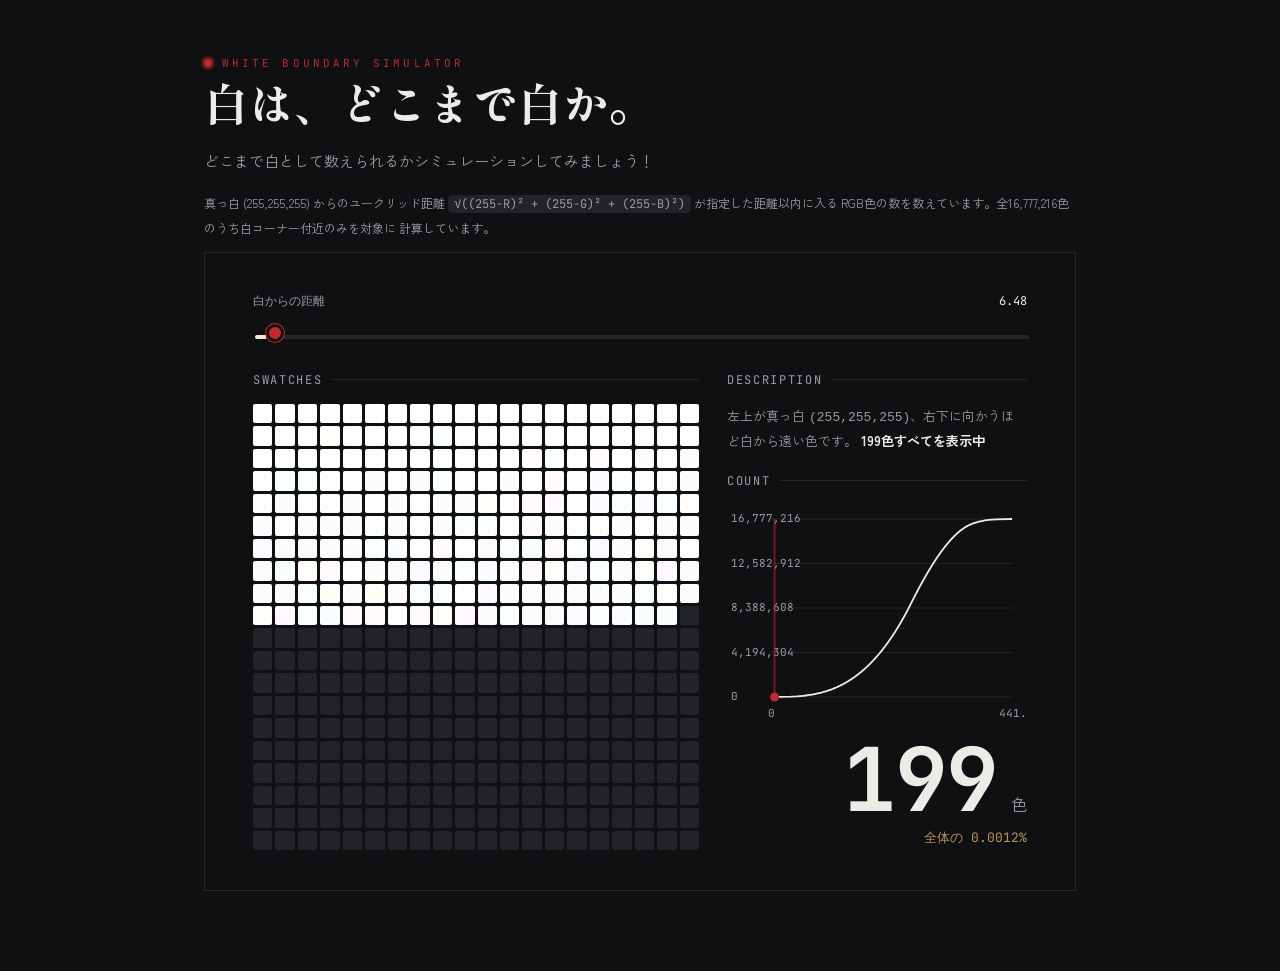
<file: index.html>
<!DOCTYPE html>
<html lang="ja">
<head>
  <meta charset="UTF-8">
  <meta name="viewport" content="width=device-width, initial-scale=1.0">
  <title>白の境界線シミュレータ</title>
  <link rel="stylesheet" href="style.css">
</head>

<body>
<div class="wrap" x-data="whiteApp()" x-init="init()">
  <div class="eyebrow">White Boundary Simulator</div>
  <h1>白は、どこまで白か。</h1>
  <p class="lede">
    どこまで白として数えられるかシミュレーションしてみましょう！
  </p>

  <p class="note">
    真っ白 (255,255,255) からのユークリッド距離
    <code>√((255-R)² + (255-G)² + (255-B)²)</code> が指定した距離以内に入る
    RGB色の数を数えています。全16,777,216色のうち白コーナー付近のみを対象に
    計算しています。
  </p>

  <div class="hero">
    <div class="slider-block">
      <div class="slider-label">
        <span>白からの距離</span>
        <span x-text="dist.toFixed(2)">0.00</span>
      </div>
      <input type="range" min="0" :max="maxDist" step="0.05"
             x-model.number="dist" @input="update()"
             :style="`--fill:${dist/maxDist*100}%`">
    </div>

    <div class="hero-top">
      <div class="hero-grid-block">
        <div class="section-title">Swatches</div>
        <div class="grid hero-grid">
          <template x-for="(cell, i) in displayCells" :key="i">
            <div class="cell" :class="{ 'cell-empty': !cell }"
                 :style="cell ? `background: rgb(${cell.r},${cell.g},${cell.b})` : ''"
                 :title="cell ? `rgb(${cell.r},${cell.g},${cell.b}) 距離${cell.d.toFixed(2)}` : ''"></div>
          </template>
        </div>
      </div>

      <div class="counter-block">
        <div class="section-title">Description</div>
        <p class="swatch-caption">
          左上が真っ白 <code>(255,255,255)</code>、右下に向かうほど白から遠い色です。
          <b x-text="renderNote"></b>
        </p>

        <div class="section-title">Count</div>
        <canvas class="counter-chart" x-ref="chart"></canvas>
        <div class="counter-row">
          <div class="counter" :style="`font-size:${counterFontSize}px`" x-text="count.toLocaleString('ja-JP')">1</div>
          <div class="counter-unit">色</div>
        </div>
        <div class="counter-sub" x-text="`全体の ${percentText}%`">全体の 0.0000060%</div>
      </div>
    </div>
  </div>
</div>

<script src="app.js"></script>

<!-- Alpine.js v3 (npm経由でビルドしたcdn.min.jsをそのままローカル配置。外部CDN不要で動作) -->
<script src="alpine.min.js"></script>

</body>
</html>
</file>
<file: style.css>
@import url('https://fonts.googleapis.com/css2?family=Shippori+Mincho:wght@500;700;800&family=Zen+Kaku+Gothic+New:wght@400;500;700&family=JetBrains+Mono:wght@400;500;700&display=swap');

:root{
  --ink:#0f1012;
  --panel:#1a1b1f;
  --panel-2:#212328;
  --line:rgba(255,255,255,0.09);
  --fg:#ecece6;
  --fg-dim:#9a9ca3;
  --hanko:#c1272d;
  --hanko-dim:rgba(193,39,45,0.35);
  --gold:#b8935a;
  --mono: 'JetBrains Mono', 'SF Mono', Menlo, Consolas, monospace;
  --serif: 'Shippori Mincho', 'Hiragino Mincho ProN', 'Yu Mincho', serif;
  --sans: 'Zen Kaku Gothic New', 'Hiragino Kaku Gothic ProN', 'Yu Gothic', sans-serif;
}

*{ box-sizing:border-box; }

html,body{
  margin:0;
  background:var(--ink);
  color:var(--fg);
  font-family:var(--sans);
  -webkit-font-smoothing:antialiased;
}

.wrap{
  max-width:920px;
  margin:0 auto;
  padding:56px 24px 80px;
}

/* ---- Header ---- */
.eyebrow{
  font-family:var(--mono);
  font-size:11px;
  letter-spacing:0.28em;
  color:var(--hanko);
  text-transform:uppercase;
  display:flex;
  align-items:center;
  gap:10px;
  margin-bottom:3px;
}
.eyebrow::before{
  content:"";
  width:8px;height:8px;
  border-radius:50%;
  background:var(--hanko);
  box-shadow:0 0 0 3px var(--hanko-dim);
}

h1{
  font-family:var(--serif);
  font-weight:800;
  font-size:clamp(28px, 5vw, 44px);
  line-height:1.35;
  margin:0 0 14px;
  letter-spacing:0.02em;
}

.lede{
  color:var(--fg-dim);
  font-size:15px;
  line-height:1.9;
}

/* ---- Hero counter ---- */
.hero{
  border:1px solid var(--line);
  padding:40px clamp(20px,4vw,48px);
}

.hero-top{
  display:flex;
  align-items:flex-start;
  gap:28px;
  flex-wrap:wrap;
}
.hero-grid-block{
  flex:1 1 320px;
}
.hero-grid{
  grid-template-columns:repeat(20, 1fr);
}
.counter-block{
  display:flex;
  flex-direction:column;
  align-items:stretch;
  flex:0 0 300px;
  width:300px;
  margin-left:auto;
}
.counter-chart{
  width:100%;
  height:220px;
  display:block;
  margin-bottom:10px;
}

.counter-row{
  display:flex;
  align-items:baseline;
  justify-content:flex-end;
  gap:14px;
  flex-wrap:wrap;
  margin-bottom:6px;
}

.counter{
  font-family:var(--mono);
  font-weight:700;
  font-size:56px;
  line-height:1;
  letter-spacing:-0.02em;
  font-variant-numeric:tabular-nums;
  max-width:100%;
  white-space:nowrap;
  text-align:right;
}

.counter-unit{
  font-family:var(--sans);
  font-size:16px;
  color:var(--fg-dim);
}

.counter-sub{
  font-family:var(--mono);
  font-size:13px;
  color:var(--gold);
  text-align:right;
}

.slider-block{
  margin-bottom:28px;
}
.slider-label{
  display:flex;
  justify-content:space-between;
  font-family:var(--mono);
  font-size:12px;
  color:var(--fg-dim);
  margin-bottom:10px;
}
.slider-label span:last-child{ color:var(--fg); }

input[type="range"]{
  -webkit-appearance:none;
  appearance:none;
  width:100%;
  height:4px;
  border-radius:2px;
  background:linear-gradient(90deg, var(--fg) 0%, var(--fg) var(--fill,50%), var(--line) var(--fill,50%), var(--line) 100%);
  outline:none;
  cursor:pointer;
}
input[type="range"]::-webkit-slider-thumb{
  -webkit-appearance:none;
  width:18px;height:18px;
  border-radius:50%;
  background:var(--hanko);
  border:3px solid var(--ink);
  box-shadow:0 0 0 1px var(--hanko);
  cursor:pointer;
  margin-top:-7px;
}
input[type="range"]::-moz-range-thumb{
  width:18px;height:18px;
  border-radius:50%;
  background:var(--hanko);
  border:3px solid var(--ink);
  box-shadow:0 0 0 1px var(--hanko);
  cursor:pointer;
}
input[type="range"]:focus-visible::-webkit-slider-thumb{
  outline:2px solid var(--gold);
  outline-offset:3px;
}

.presets{
  display:flex;
  gap:8px;
  margin-top:18px;
  flex-wrap:wrap;
}
.preset-btn{
  font-family:var(--mono);
  font-size:12px;
  color:var(--fg-dim);
  background:transparent;
  border:1px solid var(--line);
  border-radius:100px;
  padding:7px 14px;
  cursor:pointer;
  transition:border-color .15s, color .15s;
}
.preset-btn:hover, .preset-btn:focus-visible{
  border-color:var(--hanko);
  color:var(--fg);
  outline:none;
}

/* ---- Section titles ---- */
.section-title{
  display:flex;
  align-items:center;
  gap:10px;
  font-family:var(--mono);
  font-size:12px;
  letter-spacing:0.14em;
  color:var(--fg-dim);
  text-transform:uppercase;
  margin:0 0 16px;
}
.section-title::after{
  content:"";
  flex:1;
  height:1px;
  background:var(--line);
}

/* ---- Swatch grid ---- */
.swatch-caption{
  color:var(--fg-dim);
  font-size:13px;
  line-height:1.8;
  margin:0 0 20px;
}
.swatch-caption b{ color:var(--fg); font-weight:600; }

.grid{
  display:grid;
  grid-template-columns:repeat(20, 1fr);
  gap:3px;
  overflow:hidden;
}
.cell{
  aspect-ratio:1/1;
  border-radius:2px;
}
.cell-empty{
  background:var(--panel-2);
}

/* ---- Finder row ---- */
.row{
  display:grid;
  grid-template-columns:1fr;
  gap:20px;
  margin-bottom:28px;
}
@media (max-width:720px){
  .grid{ grid-template-columns:repeat(16,1fr); }
}

.card{
  background:var(--panel);
  border:1px solid var(--line);
  border-radius:18px;
  padding:24px;
}

.finder-form{
  display:flex;
  gap:8px;
  margin-top:14px;
}
.finder-form input[type="number"]{
  flex:1;
  min-width:0;
  background:var(--ink);
  border:1px solid var(--line);
  border-radius:10px;
  padding:10px 12px;
  color:var(--fg);
  font-family:var(--mono);
  font-size:14px;
}
.finder-form input[type="number"]:focus-visible{
  outline:2px solid var(--gold);
  outline-offset:1px;
  border-color:var(--gold);
}
.finder-form button{
  font-family:var(--sans);
  font-weight:700;
  font-size:13px;
  background:var(--hanko);
  color:#fff;
  border:none;
  border-radius:10px;
  padding:10px 16px;
  cursor:pointer;
  transition:filter .15s;
}
.finder-form button:hover, .finder-form button:focus-visible{
  filter:brightness(1.12);
  outline:none;
}
.finder-result{
  margin-top:14px;
  font-family:var(--mono);
  font-size:13px;
  color:var(--fg-dim);
  min-height:20px;
}
.finder-result b{ color:var(--gold); }

.card p.hint{
  color:var(--fg-dim);
  font-size:13px;
  line-height:1.8;
  margin:0;
}

.note{
  color:var(--fg-dim);
  font-size:12px;
  line-height:2;
}
.note code{
  font-family:var(--mono);
  background:var(--panel-2);
  padding:1px 6px;
  border-radius:5px;
}

@media (prefers-reduced-motion: reduce){
  *{ transition:none !important; }
}
</file>
